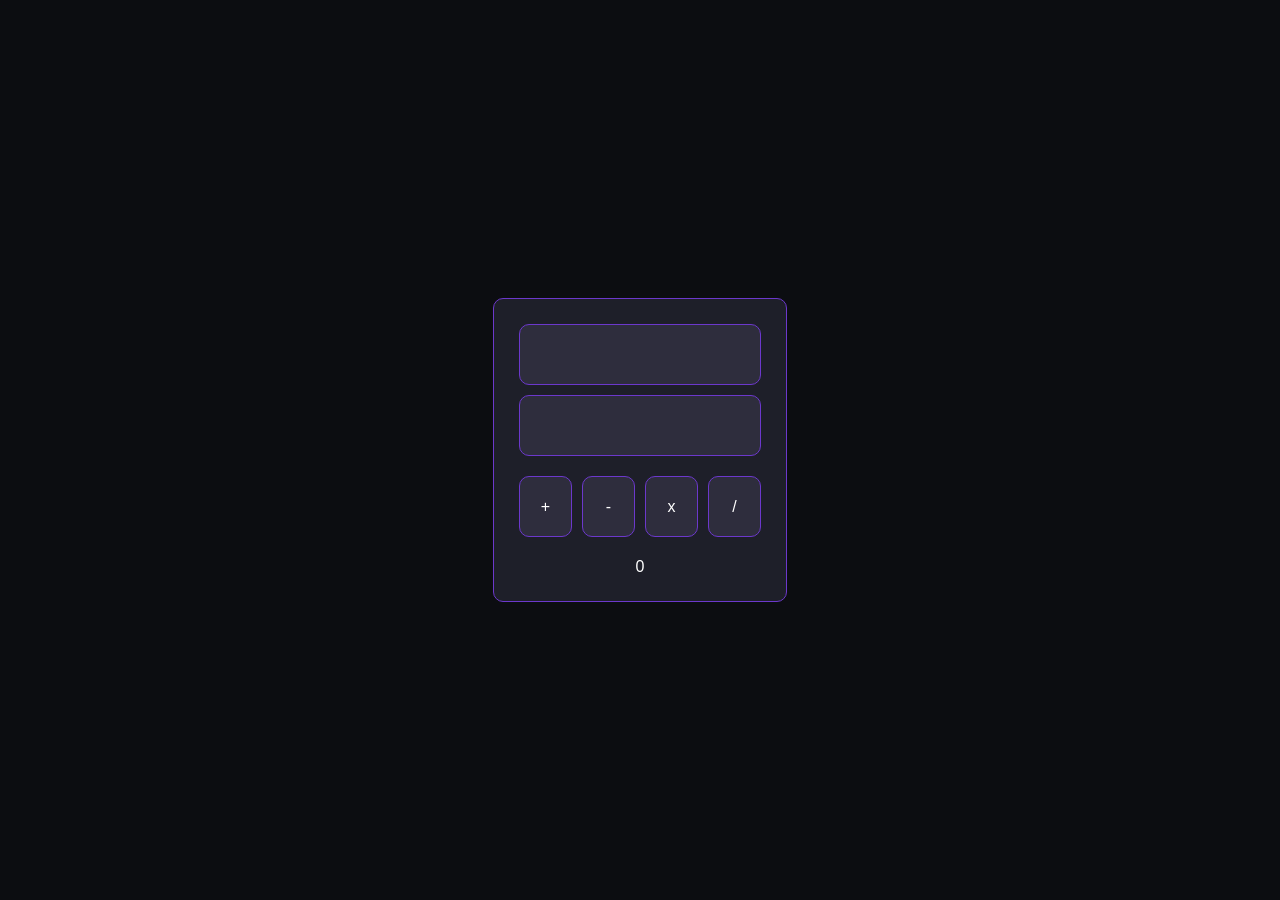
<file: 17-calc/index.html>
<!DOCTYPE html>
<html lang="en">
<head>
    <meta charset="UTF-8">
    <meta name="viewport" content="width=device-width, initial-scale=1.0">
    <link rel="stylesheet" href="styles.css"/>
    <title>17-calc</title>
</head>
<body>
    <div class ="calculations">
        <div class ="fields">
            <input type="number" id="field_1" required/>
            <input type="number" id="field_2" required/>
        </div>
        <div class="calc">
            <button id="plus" onclick="func()">+</button>
            <button id="minus" onclick="func()">-</button>
            <button id="increase" onclick="func()">x</button>
            <button id="division" onclick="func()">/</button>
        </div>
        <div class="result">0</div>
    </div>
    <script src="app.js"></script>
</body>
</html>
</file>
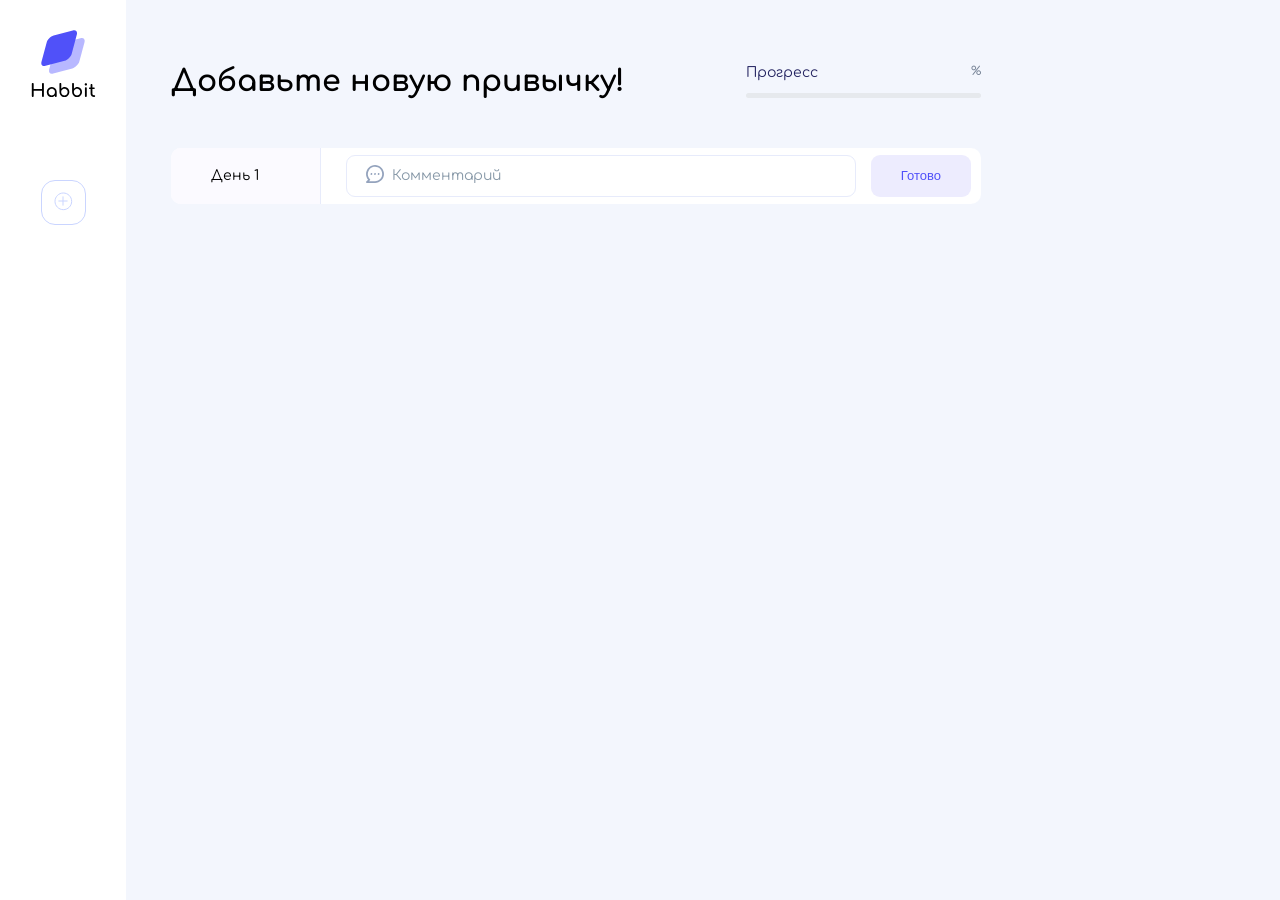
<file: 18-treker/index.html>
<!DOCTYPE html>
<html lang="en">
  <head>
    <meta charset="UTF-8" />
    <meta http-equiv="X-UA-Compatible" content="IE=edge" />
    <meta name="viewport" content="width=device-width, initial-scale=1.0" />
    <title>Habbit App</title>
    <link rel="preconnect" href="https://fonts.googleapis.com" />
    <link rel="preconnect" href="https://fonts.gstatic.com" crossorigin />
    <link
      href="https://fonts.googleapis.com/css2?family=Comfortaa:wght@400;600&display=swap"
      rel="stylesheet"
    />
    <link rel="stylesheet" href="styles/main.css" />
    <link rel="icon" type="image/x-icon" href="./images/favicon.ico" />
  </head>
  <body>
    <div class="app">
      <div class="panel">
        <img class="logo" src="./images/logo.svg" alt="Логотип Habbit App" />
        <nav class="menu">
          <div class="menu__list"></div>
          <button class="menu__add" onclick="togglePopup(page.popup.addHabbit)">
            <img src="./images/add.svg" alt="Добавить привычку" />
          </button>
        </nav>
      </div>
      <div class="content">
        <header>
          <h1 class="h1">Добавьте новую привычку!</h1>
          <div class="progress">
            <div class="progress__text">
              <div class="progress__name">Прогресс</div>
              <div class="progress__percent">%</div>
            </div>
            <div class="progress__bar">
              <div class="progress__cover-bar"></div>
            </div>
          </div>
        </header>
        <main>
            <div id="days"></div>
            <div class="habbit">
              <div class="habbit__day">День 1</div>
              <form class="habbit__form" onsubmit="addDays(event)">
                  <input
                      name="comment"
                      class="input_icon"
                      type="text"
                      placeholder="Комментарий"
                  />
                  <img
                      class="input__icon"
                      src="./images/comment.svg"
                      alt="Иконка комментария"
                  />
                  <button class="button" type="submit">Готово</button>
              </form>
            </div>
        </main>
      </div>
      <div class="cover cover_hidden" id="add-habbit-popup">
        <div class="popup">
          <h2>Новая привычка</h2>
          <div class="icon-label">Иконка</div>
          <div class="icon-select">
             <button class="icon" onclick="setIcon(this, 'revit')">
              <img src="./images/revit.svg" alt="Программа" />
            </button>
            <button class="icon" onclick="setIcon(this, 'bim')">
              <img src="./images/bim.svg" alt="Технологии" />
            </button>
            <button class="icon icon_active" onclick="setIcon(this, 'sport')">
              <img src="./images/sport.svg" alt="Спорт" />
            </button>
            <button class="icon" onclick="setIcon(this, 'water')">
              <img src="./images/water.svg" alt="Напитки" />
            </button>
            <button class="icon" onclick="setIcon(this, 'food')">
              <img src="./images/food.svg" alt="Еда" />
            </button>
          </div>
          <form class="popup__form" onsubmit="addHabbit(event)">
            <input type="text" name="name" placeholder="Название" />
            <input
              type="text"
              name="icon"
              hidden
              placeholder="Иконка"
              value="sport"
            />
            <input type="number" name="target" placeholder="Цель (кол-во дней)" />
            <button class="button" type="submit">Добавить</button>
          </form>
          <button class="popup__close" onclick="togglePopup(page.popup.addHabbit)">
            <img src="./images/close.svg" alt="Закрыть попап" />
          </button>
        </div>
      </div>
      <div class="cover cover_hidden" id="change-day-popup">
        <div class="popup">
          <form class="popup__form" onsubmit="saveDayComment(event)">
            <input type="text" name="newComment" placeholder="Новый коментарий" />
            <button class="button" type="submit" >Изменить</button>
          </form>
          <button class="popup__close" onclick="togglePopup(page.popup.changeDay)">
            <img src="./images/close.svg" alt="Закрыть попап" />
          </button>
        </div>
      </div>
    </div>
    <!-- Простой рендеринг привычек
    <ul id="habitList"> </ul> -->

    <!-- Редактирование дня -->
    <!-- <li>
      <span class="comment">Прочитал книгу</span>
      <button onclick="startEdit(1)">✏️</button>
    </li> -->

    <script src="./scripts/app.js"></script>
  </body>
</html>
</file>
<file: 17-calc/styles.css>
*{
    box-sizing: border-box;
}

html,body {
    width: 100%;
    height: 100%;
    background-color:#0c0d11;
    display: flex;
    justify-content: center;
    align-items: center;
}

.calculations {
    display: flex;
    flex-flow: column;
    gap: 20px;
    width: auto;
    background-color: #1E1F29;
    border: solid 1px #6C38CC;
    border-radius: 10px;
    padding: 25px;
    margin: 0 auto;
}

.fields {
    display: flex;
    flex-flow: column ;
    gap: 10px;
}

.calc {
    display: flex;
    gap: 10px;
    color: #6C38CC;
}

input,button {
    background: #2E2D3D;
    color: white;
    font-weight: 400;
    font-size: 16px;
    line-height: 120%;
    font-family: sans-serif;
    padding: 20px;
    border-radius: 10px;
    border: solid 1px #6C38CC;
    width: 100%;
}

.result {
    color: white;
    font-weight: 400;
    font-size: 16px;
    line-height: 120%;
    font-family: sans-serif;
    text-align: center;
}
</file>
<file: 18-treker/styles/main.css>
* {
	box-sizing: border-box;
}

body {
	font-family: 'Comfortaa', cursive;
	margin: 0;
	background-color: #F3F6FD;
	font-weight: 400;
}

.app {
	display: flex;
}

.logo {
	margin-bottom: 50px;
}

.panel {
	background: white;
	min-height: 100vh;
	padding: 30px;
}

.menu {
	display: flex;
	flex-direction: column;
	gap: 25px;
	align-items: center;
}

.menu__list {
	display: flex;
	flex-direction: column;
	gap: 25px;
	align-items: center;
}

.menu__item {
	background: #FFFFFF;
	box-shadow: 0px 8px 14px rgba(62, 107, 224, 0.12);
	border-radius: 14px;
	border: none;
	height: 45px;
	width: 45px;
	cursor: pointer;
}

.menu__item:hover {
	background: #6A6AFB;
}

.menu__item:hover img {
	filter: brightness(0) invert(1);
}

.menu__item_active {
	background: #5051F9;
}

.menu__item_active img {
	filter: brightness(0) invert(1);
}

.menu__add {
	background: none;
	border: 1px solid #CAD5FF;
	border-radius: 14px;
	height: 45px;
	width: 45px;
	cursor: pointer;
}

.menu__add:hover {
	background: #EFF2FF;
}

.content {
	min-width: 900px;
	padding: 45px;
}

header {
	display: flex;
	justify-content: space-between;
	align-items: center;
}

h1 {
	font-size: 30px;
	line-height: 33px;
	color: #000000;
}

.progress {
	display: flex;
	flex-direction: column;
	gap: 12px;
	min-width: 235px;
}

.progress__text {
	display: flex;
	justify-content: space-between;
}

.progress__name {
	font-size: 14px;
	line-height: 16px;
	color: #232360;
}

.progress__percent {
	font-size: 12px;
	line-height: 13px;
	color: #768396;
}

.progress__bar {
	width: 100%;
	background: #E6E9ED;
	border-radius: 4px;
	height: 5px;
	position: relative;
}

.progress__cover-bar {
	position: absolute;
	transition: all 0.5s;
	height: 5px;
	border-radius: 4px;
	background: #5051F9;
}

main {
	margin-top: 30px;
}

.habbit {
	background: #FFFFFF;
	border-radius: 10px;
	display: flex;
	align-items: center;
	margin-bottom: 12px;
}

.habbit__day {
	background: #FBFAFF;
	border-radius: 10px 0 0 10px;
	border-right: 1px solid #E7EBFB;
	font-size: 14px;
	line-height: 16px;
	padding: 20px 40px;
	min-width: 150px;
}

.habbit__comment {
	font-size: 16px;
	line-height: 18px;
	padding: 20px 25px;
}

.day__delete,
.day__change {
	margin-right: 10px;
	background: none;
	border: none;
	cursor: pointer;
	border-radius: 5px;
	padding: 2px;
}

.day__delete {
	margin-left: 10;
}

.day__change {
	margin-left: auto;
}


.day__delete:hover,
.day__change:hover {
	background: #EFF2FF;
}

.delete__habbit {
	position: absolute;
	background: none;
    border-radius: 10px;
    border: none;
    color: #FFFFFF;
    margin-left: -35px;
    margin-top: -8px;
	cursor: pointer;
}

input {
	background: #FFFFFF;
	border: 1px solid #E7EBFB;
	border-radius: 9px;
	padding: 12px 20px;
	font-family: 'Comfortaa', cursive;
	flex: 1;
	font-weight: 400;
	font-size: 14px;
	line-height: 16px;
}

input::placeholder {
	color: #8899A8;
}

input.error {
	border: 1px solid red;
}

.habbit__form {
	display: flex;
	gap: 15px;
	width: 100%;
	padding: 0px 10px 0 25px ;
	position: relative;
}

.input_icon {
	padding-left: 45px;
}

.input__icon {
	position: absolute;
	top: 10px;
	left: 45px;
}

.button {
	background: #EDECFE;
	border-radius: 9px;
	border: none;
	font-size: 13px;
	line-height: 14px;
	color: #5051F9;
	padding: 14px 30px;
	cursor: pointer;
}

.button:hover {
	background: #dcdaff;
}

.cover {
	position: fixed;
	left: 0;
	right: 0;
	bottom: 0;
	top: 0;
	background: rgba(0, 0, 0, 0.25);
	display: flex;
	align-items: center;
	justify-content: center;
}

.cover_hidden {
	display: none;
}

.popup {
	background: #FFFFFF;
	box-shadow: 0px 8px 14px 12px rgba(56, 56, 56, 0.05);
	border-radius: 10px;
	max-width: 600px;
	width: 100%;
	padding: 45px;
	position: relative;
	display: flex;
	flex-direction: column;
	align-items: center;
}

.popup__close {
	position: absolute;
	right: 15px;
	top: 15px;
	border: none;
	background: none;
	cursor: pointer;
}

h2 {
	font-weight: 400;
	font-size: 24px;
	line-height: 27px;
}

.icon-label {
	font-size: 14px;
	line-height: 16px;
	color: #768396;
	margin-bottom: 10px;
}

.icon-select {
	display: flex;
	gap: 25px;
	margin-bottom: 20px;
}

.icon {
	border: 1px solid #5051F9;
	border-radius: 14px;
	background: white;
	display: flex;
	align-items: center;
	justify-content: center;
	width: 45px;
	height: 45px;
	cursor: pointer;
}

.icon_active {
	background: #5051F9;
}

.icon:hover {
	background: #6A6AFB;
}

.icon:hover img {
	filter: brightness(0) invert(1);
}

.icon_active img {
	filter: brightness(0) invert(1);
}

.popup__form {
	width: 100%;
	display: flex;
	flex-direction: column;
	align-items: center;
	gap: 15px;
}

.popup__form input {
	width: 100%;
}
</file>
